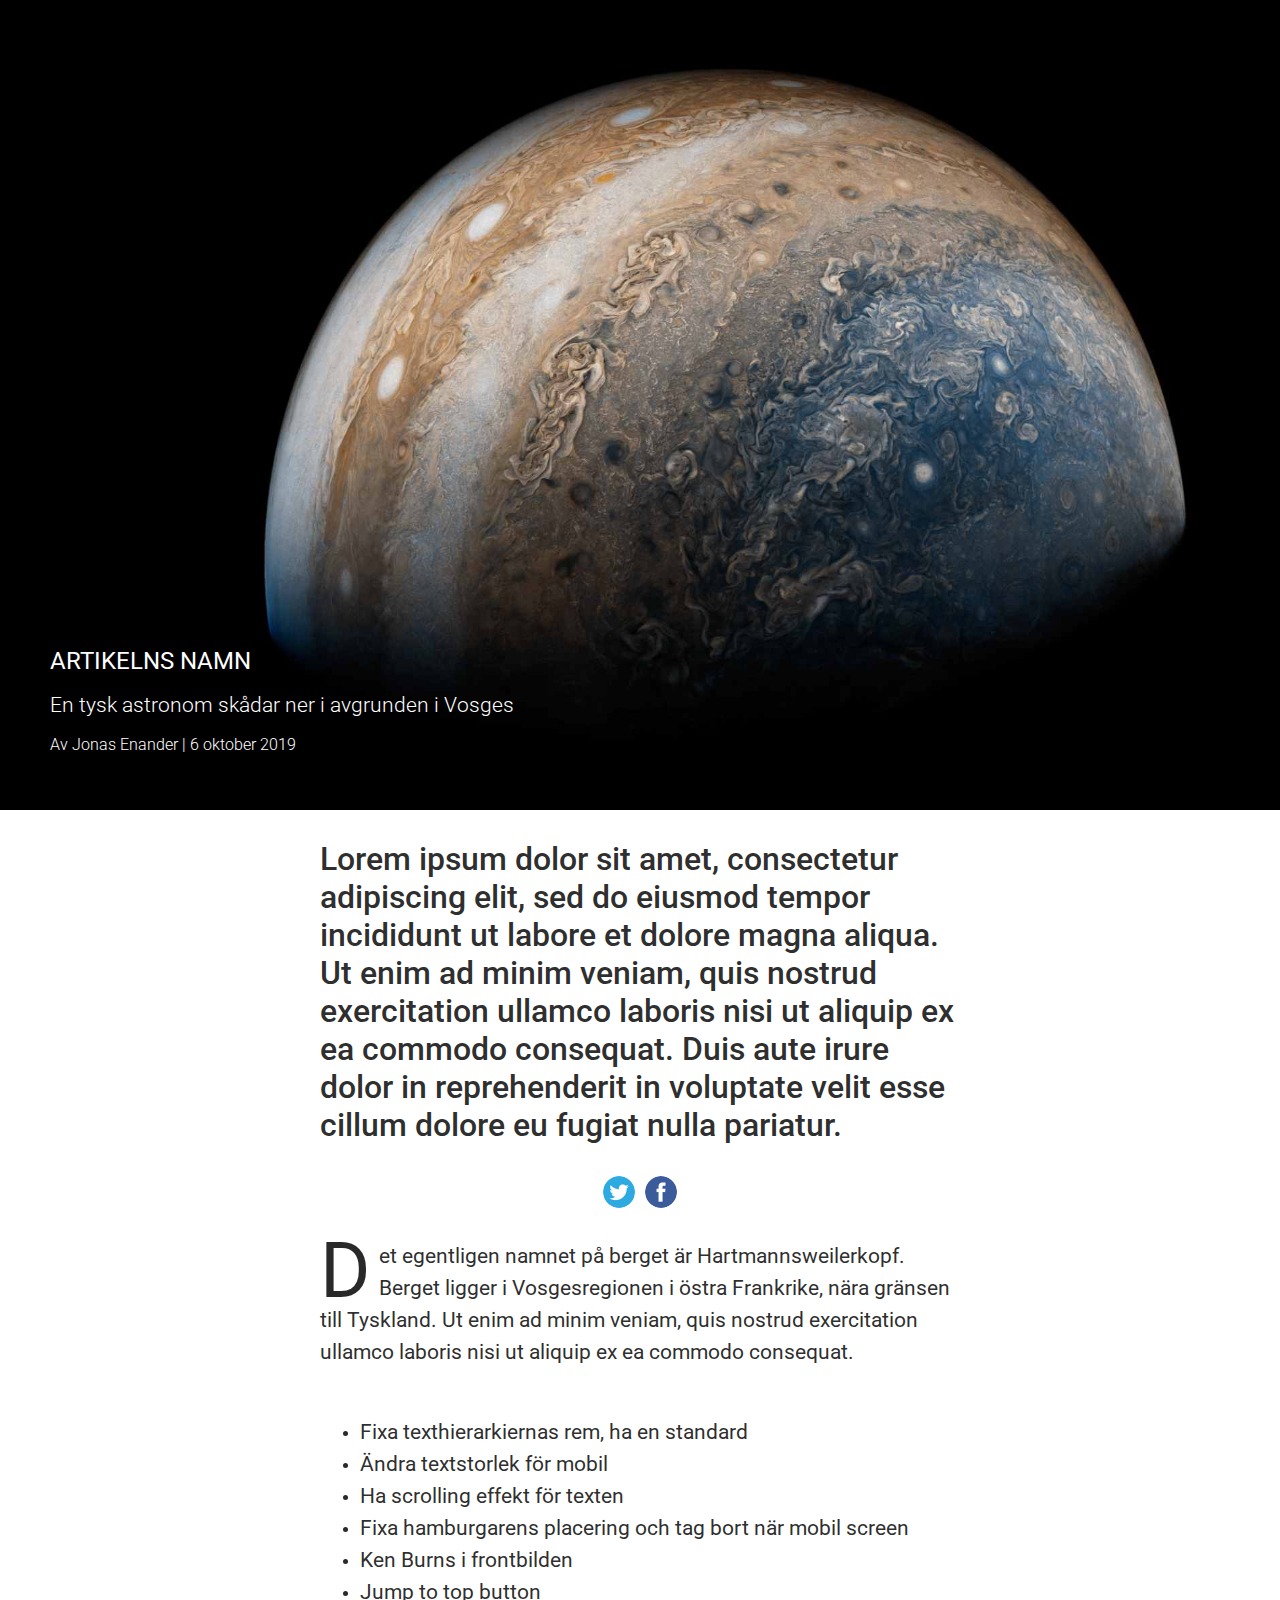
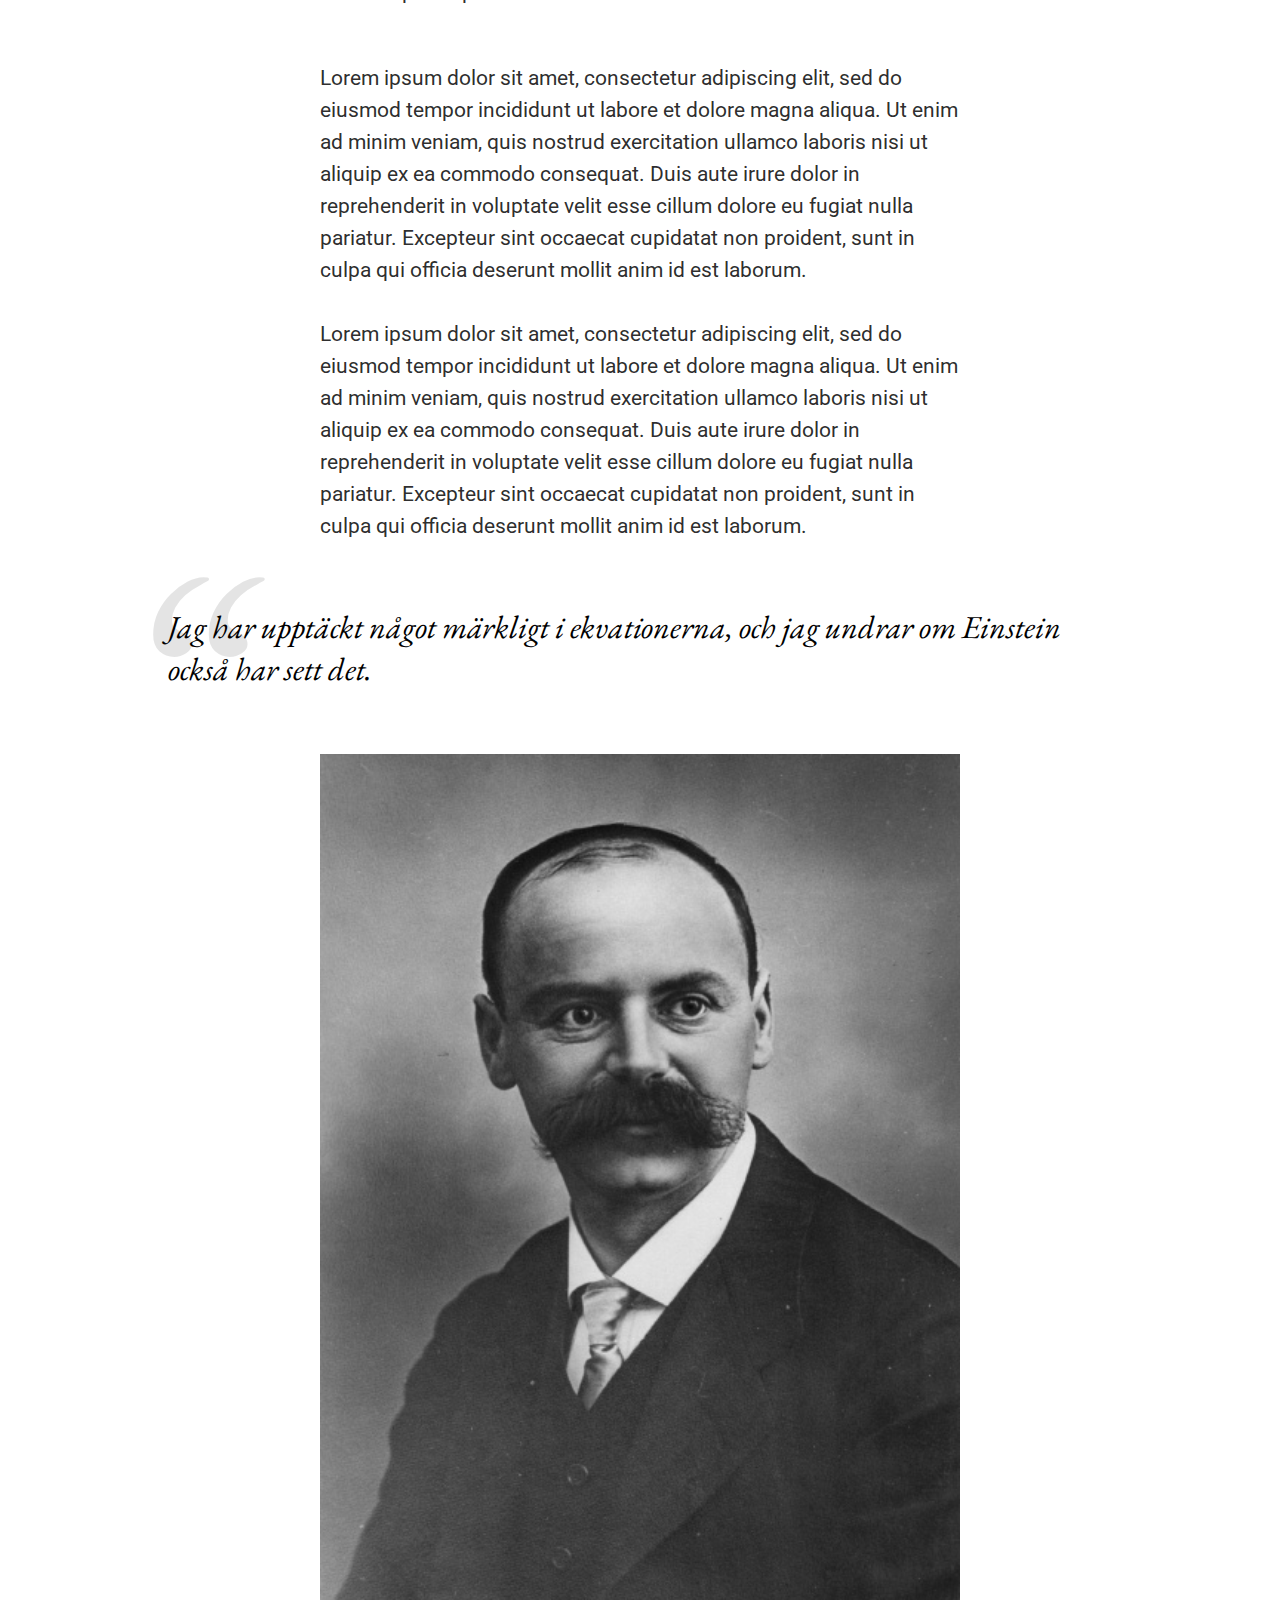
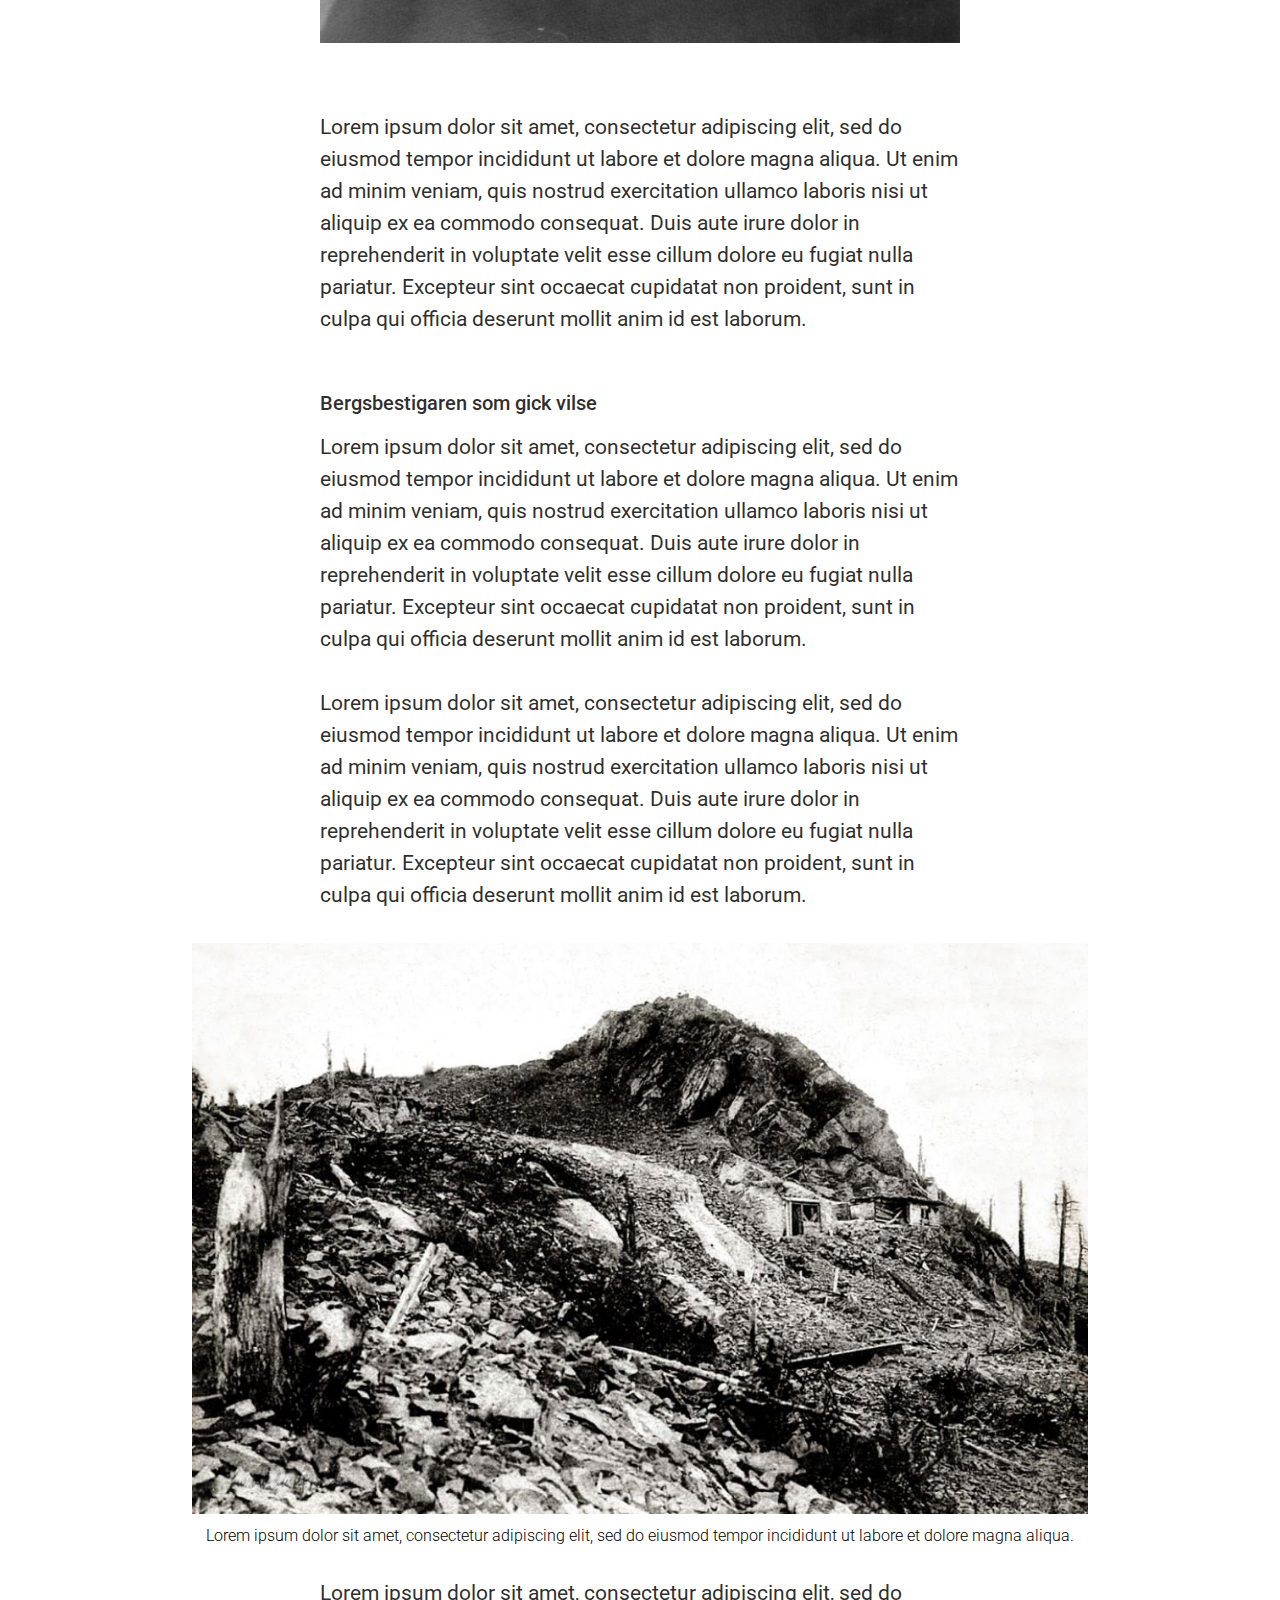
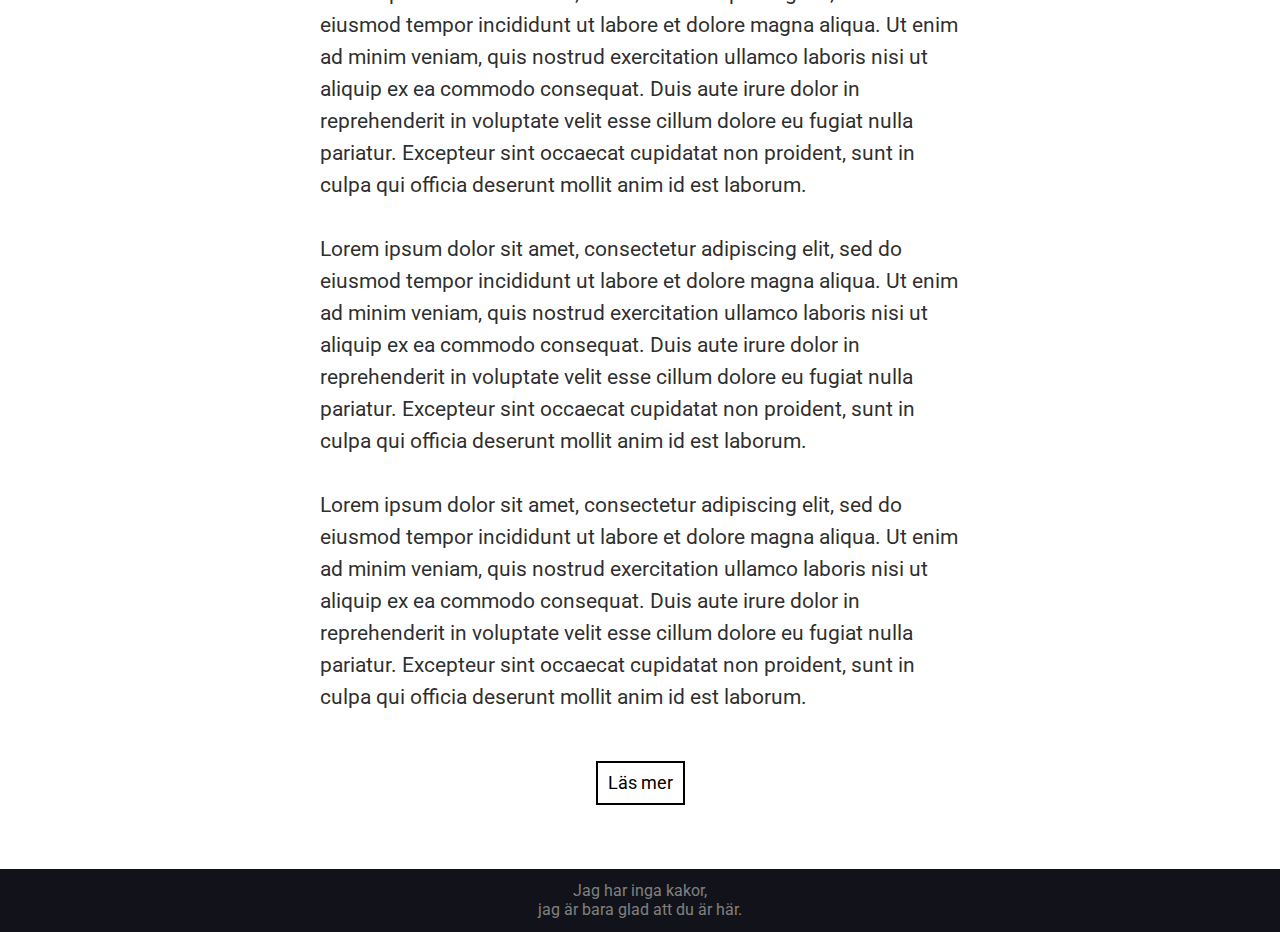
<file: article.html>
<!DOCTYPE html>
<html lang="en">

<head>

  <title>Artikel template</title>
  <meta charset="utf-8">
  <meta name="viewport" content="width=device-width, initial-scale=1">


  <link rel="stylesheet" type="text/css" href="article.css">
  <link rel="stylesheet" type="text/css" href="menu.css">
  <link rel="stylesheet" type="text/css" href="footer.css">

  <link href="https://fonts.googleapis.com/css?family=Monofett&display=swap" rel="stylesheet">
  <link href="https://fonts.googleapis.com/css?family=Roboto:100,300,400,500,700&display=swap" rel="stylesheet">

  <link
    href="https://fonts.googleapis.com/css?family=EB+Garamond:400,400i,500,500i,600,600i,700,700i,800,800i&display=swap"
    rel="stylesheet">

  <script src="src/about.js"></script>
  <script src="src/article-click.js"></script>
  <script src="src/menu.js"></script>

  <style>
    .article-header-img {
      /* position: relative; */
      /* background: linear-gradient(to bottom, rgba(0, 0, 0, 0) 20%, rgba(0, 0, 0, 1)), url('images/Jupiter.jpg'); */
      background-image: url('images/Jupiter.jpg');
      /* height: 100vw; */
      /* width: 100%; */
      padding-top: 90vh;
      background-size: cover;
      background-position: center;
      background-attachment: absolute;
      background-repeat: no-repeat;
      transform: scaleX(-1);
    }

    /* Something not right with padding-top */
  </style>
</head>

<body>

  <!-- Att göra: 
fixa twitter-loggan, 
kolla allt i stor size, 
fixa bilder, 
responsive header, 
gör headern snyggare -->
  <div id="header">
    <div class="float-right">
      <div class="hamburger" onclick="clickMenu(this)">
        <div class="bar1"></div>
        <div class="bar2"></div>
        <div class="bar3"></div>
      </div>
    </div>
  </div>



  <div id="about-screen-position">
    <div id="about-screen">
      <div class="about-text">
        <!-- <p style="color: white">Vad är skillnaden mellan kosmologi och astrofysik?</p>
        <p>
          Kosmologer studerar universum som helhet, medan astrofysiker studerar objekt i universum. Jag är mer
          kosmolog än astrofysiker.
          <br><br>
          Jag disputerade vid Stockholms Universitet 2015, och har arbetat som teleskopassistent vid det svenska
          solteleskopet i La Palma och konstruerat ett observatorium på Sydpolen.
          <br><br>
          Här skriver jag om mina tankar kring natur och vetenskap, och berättar om arbetet med en bok om svarta
          hål.
          <br><br>
        </p> -->
        <ul>
          <a href="index.html">
            <li class="list-item">Hem</li>
          </a>
          <li class="list-item">Om</li>
          <li class="list-item">Kontakt</li>
          <li class="list-item">Foton</li>

        </ul>
      </div>
    </div>
  </div>


  <section id="cover">
    <div class="article-header">
      <div class="article-header-img">

      </div>
      <div class="article-header-text">
        <h1>Artikelns namn</h1>
        <h2>En tysk astronom skådar ner i avgrunden i Vosges</h2>
        <h3>Av Jonas Enander | 6 oktober 2019</h3>
      </div>

    </div>
  </section>
  <!-- <div class="main-header">
    <div class="main-header-links">
      <button onclick="about()" class="button" id="about-button">?</button>
    </div>
  </div> -->
  <section class="main-text">

    <div class="ingress">
      Lorem ipsum dolor sit amet, consectetur adipiscing elit, sed do eiusmod tempor incididunt ut labore et dolore
      magna
      aliqua. Ut enim ad minim veniam, quis nostrud exercitation ullamco laboris nisi ut aliquip ex ea commodo
      consequat. Duis
      aute irure dolor in reprehenderit in voluptate velit esse cillum dolore eu fugiat nulla pariatur.
      <div id="share-buttons">
        <div class="share-button">
          <a href="https://twitter.com/share?url=dodensberg.html" target="_blank">
            <img src="images/twitter.png" alt="Twitter" />
          </a>
        </div>
        <div class="share-button">
          <a href="http://www.facebook.com/sharer.php?u=dodensberg.html" target="_blank">
            <img src="images/facebook.png" alt="Facebook" />
          </a>
        </div>
      </div>

    </div>

    <div class="article-text">
      <p>
        <span class="first-character">D</span>et egentligen namnet på berget är Hartmannsweilerkopf. Berget ligger i
        Vosgesregionen i östra Frankrike, nära
        gränsen till Tyskland.
        Ut enim ad minim veniam, quis nostrud exercitation ullamco laboris nisi ut aliquip ex
        ea commodo consequat.
        <br><br>
        <ul>
          <li>
            <p>Fixa texthierarkiernas rem, ha en standard</p>
          </li>
          <li>
            <p>Ändra textstorlek för mobil</p>
          </li>
          <li>
            <p>Ha scrolling effekt för texten</p>
          </li>
          <li>
            <p>Fixa hamburgarens placering och tag bort när mobil screen</p>
          </li>
          <li>
            <p>Ken Burns i frontbilden</p>
          </li>
          <li>
            <p>Jump to top button</p>
          </li>
        </ul>
        <br><br>
        <p>
          Lorem ipsum dolor sit amet, consectetur adipiscing elit, sed do eiusmod
          tempor incididunt ut labore et
          dolore magna aliqua. Ut enim ad minim veniam, quis nostrud exercitation ullamco laboris nisi ut aliquip ex
          ea commodo consequat. Duis aute irure dolor in reprehenderit in voluptate velit esse cillum dolore eu fugiat
          nulla pariatur. Excepteur sint occaecat cupidatat non proident, sunt in culpa qui officia deserunt mollit
          anim id est laborum.
          <br><br>
          Lorem ipsum dolor sit amet, consectetur adipiscing elit, sed do eiusmod tempor incididunt ut labore et
          dolore magna aliqua. Ut enim ad minim veniam, quis nostrud exercitation ullamco laboris nisi ut aliquip ex
          ea commodo consequat. Duis aute irure dolor in reprehenderit in voluptate velit esse cillum dolore eu fugiat
          nulla pariatur. Excepteur sint occaecat cupidatat non proident, sunt in culpa qui officia deserunt mollit
          anim id est laborum.
          <br><br>
        </p>

    </div>
  </section>
  <div class="quote">
    <blockquote>Jag har upptäckt något märkligt
      i ekvationerna, och jag undrar om Einstein
      också
      har sett
      det.
      <!-- <cite>Karl Schwarzschild i ett brev till sin fru Elsa från sjukhuset.</cite> -->
    </blockquote>
  </div>

  <div class="normal-image">
    <img src='images/Schwarzschild_portrait.jpg' width=100%>

  </div>

  <!-- <div class="image-grid">
    <div class="image-grid-left">
      <img src='images/Schwarzschild_portrait.jpg' width=100%>
    </div>
    <div class="image-grid-right">
      <blockquote>Jag har upptäckt något märkligt
        i ekvationerna, och jag undrar om Einstein
        också
        har sett
        det.
        <cite>Karl Schwarzschild i ett brev till sin fru Elsa från sjukhuset.</cite>
      </blockquote>
    </div>
  </div> -->

  <section class="main-text">
    <div class="ingress"></div>
    <div class="article-text">
      <p>Lorem ipsum dolor sit amet, consectetur adipiscing elit, sed do eiusmod
        tempor incididunt ut labore et
        dolore magna aliqua. Ut enim ad minim veniam, quis nostrud exercitation ullamco laboris nisi ut aliquip ex
        ea commodo consequat. Duis aute irure dolor in reprehenderit in voluptate velit esse cillum dolore eu
        fugiat
        nulla pariatur. Excepteur sint occaecat cupidatat non proident, sunt in culpa qui officia deserunt mollit
        anim id est laborum.
      </p>
    </div>
  </section>

  <section class="main-text">
    <div class="paragraph-header">
      Bergsbestigaren som gick vilse
    </div>
    <div class="article-text">
      <p>Lorem ipsum dolor sit amet, consectetur adipiscing elit, sed do eiusmod tempor incididunt ut labore et
        dolore magna aliqua. Ut enim ad minim veniam, quis nostrud exercitation ullamco laboris nisi ut aliquip ex
        ea commodo consequat. Duis aute irure dolor in reprehenderit in voluptate velit esse cillum dolore eu
        fugiat
        nulla pariatur. Excepteur sint occaecat cupidatat non proident, sunt in culpa qui officia deserunt mollit
        anim id est laborum.
        <br><br>
        Lorem ipsum dolor sit amet, consectetur adipiscing elit, sed do eiusmod tempor incididunt ut labore et
        dolore magna aliqua. Ut enim ad minim veniam, quis nostrud exercitation ullamco laboris nisi ut aliquip ex
        ea commodo consequat. Duis aute irure dolor in reprehenderit in voluptate velit esse cillum dolore eu
        fugiat
        nulla pariatur. Excepteur sint occaecat cupidatat non proident, sunt in culpa qui officia deserunt mollit
        anim id est laborum.
      </p>
    </div>
  </section>

  <div class="full-image">
    <img src="images/storchennest-feste-ratz.jpg" width=100%>
    <div class="image-caption">
      Lorem ipsum dolor sit amet, consectetur adipiscing elit, sed do eiusmod tempor incididunt ut labore et
      dolore magna aliqua.
    </div>
  </div>

  <section class="main-text">

    <div class="article-text">
      <p>Lorem ipsum dolor sit amet, consectetur adipiscing elit, sed do eiusmod
        tempor incididunt ut labore et
        dolore magna aliqua. Ut enim ad minim veniam, quis nostrud exercitation ullamco laboris nisi ut aliquip ex
        ea commodo consequat. Duis aute irure dolor in reprehenderit in voluptate velit esse cillum dolore eu
        fugiat
        nulla pariatur. Excepteur sint occaecat cupidatat non proident, sunt in culpa qui officia deserunt mollit
        anim id est laborum.
        <br><br>
        Lorem ipsum dolor sit amet, consectetur adipiscing elit, sed do eiusmod tempor incididunt ut labore et
        dolore magna aliqua. Ut enim ad minim veniam, quis nostrud exercitation ullamco laboris nisi ut aliquip ex
        ea commodo consequat. Duis aute irure dolor in reprehenderit in voluptate velit esse cillum dolore eu
        fugiat
        nulla pariatur. Excepteur sint occaecat cupidatat non proident, sunt in culpa qui officia deserunt mollit
        anim id est laborum.
        <br><br>
        Lorem ipsum dolor sit amet, consectetur adipiscing elit, sed do eiusmod tempor incididunt ut labore et
        dolore magna aliqua. Ut enim ad minim veniam, quis nostrud exercitation ullamco laboris nisi ut aliquip ex
        ea commodo consequat. Duis aute irure dolor in reprehenderit in voluptate velit esse cillum dolore eu
        fugiat
        nulla pariatur. Excepteur sint occaecat cupidatat non proident, sunt in culpa qui officia deserunt mollit
        anim id est laborum.
      </p>
    </div>
  </section>

  <div class="float-middle">
    <div class="read-more">
      <a class="read-more-button" href="index.html" rel="nofollow noopener">
        Läs mer</a>
    </div>
  </div>

  <footer class="footer">
    Jag har inga kakor,<br> jag är bara glad att du är här.
  </footer>

</body>

</html>
</file>
<file: article.css>
* {
box-sizing: border-box;
}

body {
  margin: 0;
  background-color: white;
}

#cover {
  position: relative;
  margin-bottom: 30px;
}


.article-header {
  position: relative;
}

.article-header-text {
  position: absolute;
  bottom: 5%;
  left: 50px;
  color: white;
  text-align: left;
  font-family: 'Roboto';
  margin: 0;
  padding: 0;
}

.article-header-text h1 {
  font-size: 1.5rem;
  font-weight: 400;
  margin: 0;
  line-height: 30px;
  text-transform: uppercase;
}

.article-header-text h2 {
  font-size: 1.3rem;
  font-weight: 300;
  /* line-height: 24px; */
}

.article-header-text h3 {
  font-size: 1rem;
  font-weight: 300;
}


.main-text {
  width: 640px;
  margin: auto;
  /* font-family: 'Roboto'; */
  font-family: -apple-system, Segoe UI, Roboto, Noto Sans, Ubuntu, Cantarell, Helvetica Neue;
  /* color: black; */
  color: rgba(0,0,0,0.84);
}

.ingress {
  font-weight: 500;
  font-size: 2rem;
  margin-bottom: 2rem;
}

#share-buttons {
  margin-top: 2rem;
  display: flex;
  justify-content: center;
}



#share-buttons a {
  text-decoration: none;
  display: flex;
  margin: 0;
  border-radius:50%;
  /* border: 1px solid black; */
}

#share-buttons img {
  width: 2rem;
  margin: 0;
  padding: 0;
  border-radius: 50%;
  /* border: 1px solid black; */
}

.share-button {
  margin: 0;
  padding: 0;
  width: 32px;
  border-radius: 50%;
  display: flex;
  margin-right: 0.3rem;
  margin-left: 0.3rem;
  -webkit-transition: 0.3s ease-in-out;
  transition: 0.3s ease-in-out;
    filter: brightness(100%);

}

.share-button:hover {
  filter: brightness(120%);
  /* filter: saturate(40%); */
}

.article-text {
  /* font-family: 'Roboto'; */
  font-family: -apple-system, Segoe UI, Roboto, Noto Sans, Ubuntu, Cantarell, Helvetica Neue;
}

p { 
  font-size: 1.3rem;
  font-weight: 400;
  margin: 0;
  line-height: 2rem; 
}

.first-character {
  float: left;
  font-size: 4.8rem;
  line-height: 3rem;
  padding-top: 7px;
  padding-right: 8px;
}

.paragraph-header {
  font-family: 'Roboto';
  font-size: 1.25rem;
  font-weight: 500;
  padding-top: 3.5rem;
  padding-bottom: 1rem;
  text-align: left;
}

.full-image {
  position: relative;
  width: 70%;
  min-width: 720px;
  margin: auto;
  padding-bottom: 2rem;
  padding-top: 2rem;
}

.normal-image {
  width: 640px;
  margin: auto;
  padding-bottom: 2rem;
  padding-top: 2rem;
}

.image-caption {
  padding-top: 0.5rem;
  font-family: 'Roboto';
  font-weight: 300;
  width: 100%;
  margin: auto;
  font-size: 1rem;
  text-align: center;
}


.image-grid {
  display: grid;
  grid-template-columns: 30rem auto; 
  height: 400px;
} 


  .image-grid-left {
    overflow: hidden;
  }

  .image-grid-left img {
    width: 100%;
  }

  .image-grid-right {
    display: flex;
    align-items: center; 
    text-align: left;
    background-color: #12131A;
    color: white;
    font-family: 'EB Garamond', serif;
    font-size: 2.5rem;
    font-style: italic;
    padding-left: 3rem;
    padding-right: 3rem;
    /* position: relative; */
  }

.quote {
  position: relative;
  width: 80%;
  margin: auto;
}

blockquote {
    font-family: "EB Garamond", serif;
    font-size: 2rem;
    font-style: italic;
}

blockquote:before { 
  content: open-quote;
  font-size: 20rem;
  line-height: 0;
  opacity: 0.1; 
  position: absolute;
  top: 80px;
  left: -20px;
}

blockquote cite {
    font-size: 1.5rem;
    /* font-family: 'Roboto'; */
    font-style: normal;
    display: block;
    margin-top: 1rem;
    margin-left: 10rem;
}

blockquote cite:before {
    content: "\2014 \2009";
}


.float-middle {
  display: flex;
  justify-content: center;
}
.read-more {
  font-family: 'Roboto';
  text-align: center;
  color: black;
  margin-top: 3rem;
  margin-bottom: 3rem;
  -webkit-transition: 0.3s ease-in-out;
  transition: 0.3s ease-in-out;
}


.read-more a {
  color: black;
  text-decoration: none;
  color:inherit;
  background: #ffffff;
  padding: 10px;
  border: 2px solid black;
  display: inline-block;
  transition: all 0.4s ease 0s;
  -webkit-transition: all 0.4s ease 0s;
  font-size: 1.1rem;
  font-weight: 400;
}

.read-more:hover a {
  color: #ffffff;
  background: black;
  border-color: black;
  transition: all 0.4s ease 0s;
}



@media (max-width: 720px) {

.main-text {
  width: 90%;
  margin: auto;
}

.full-image {
  width: 100%;
  min-width: 0;
}

.normal-image {
  width: 100%;
  min-width: 0;
}

  .image-grid {
    display: grid;
    /* grid-template-columns: 380px minmax(200px, auto); */
    grid-template-columns: auto 61.8%;
    /* grid-template-rows: 380px; */
    grid-template-areas: "image text";
    margin-top: 2rem;
    margin-bottom: 3rem;
  }

  .image-grid-left {
    grid-area: image;
    overflow: hidden;
  }

  .image-grid-left img {
  width: auto;
  min-width: 0;
  }

  .image-grid-right {
    display: flex;
    align-items: center; 
    grid-area: text;
    text-align: left;
    background-color: #12131A;
    color: white;
    font-family: 'EB Garamond', serif;
    font-size: 2.5rem;
    font-style: italic;
    padding-left: 3rem;
    padding-right: 3rem;
    position: relative;
  }

blockquote {
    font-family: "EB Garamond", serif;
        /* margin: auto; */
/* quotes: "\201C""\201D""\2018""\2019"; */
}

blockquote:before { 
}

blockquote cite {
    font-size: 1.5rem;
    /* font-family: 'Roboto'; */
    font-style: normal;
    display: block;
    margin-top: 1rem;
    margin-left: 10rem;
}

blockquote cite:before {
    content: "\2014 \2009";
}

}


@media (max-width: 640px) {
  
  
  .first-character {
    font-size: 4.1rem;
    line-height: 2.6rem;
    padding-top: 7px;
    padding-right: 8px;
  }

  .normal-image {
    width: 100vw;
    padding: 0;
  }

  .full-image {
    width: 100vw;
  }

  blockquote {
    font-weight: 500;
  }

  .article-header-text {
    position: absolute;
    bottom: 0%;
    left: 5%;
    /* width: 90%; */
    text-align: left;
  }

  .ingress {
    font-size: 1.5rem;
  }

  p { 
    font-size: 1.35rem;
    font-weight: 300;
    margin: 0;
    line-height: 1.8rem; 
  }

  .image-caption {
    width: 90%;
    font-size: 1rem;
  }
}
</file>
<file: menu.css>
/* HAMBURGER MENU */

#header {
    /* margin: 0 auto; */
    position: relative;
    /* width:95vw; */
    margin-right: 75px;
}
.float-right {
    float: right;
    /* margin-right: -50px; */
}

.hamburger {
  display: inline-block;
  cursor: pointer;
  background-color: rgba(255, 255, 255, 0);
  position: fixed;
  z-index: 100;
  margin-top: 20px;
}

.bar1, .bar2, .bar3 {
  width: 35px;
  height: 5px;
  background-color: black;
  margin: 6px 0;
  transition: 0.4s;
  opacity: 1;
}

/* Rotate first bar */
.change .bar1 {
  -webkit-transform: rotate(-45deg) translate(-9px, 6px) ;
  transform: rotate(-45deg) translate(-9px, 6px) ;
  /* background-color: white; */
}

/* Fade out the second bar */
.change .bar2 {
  opacity: 0;
}

/* Rotate last bar */
.change .bar3 {
  -webkit-transform: rotate(45deg) translate(-8px, -8px) ;
  transform: rotate(45deg) translate(-8px, -8px) ;
  /* background-color: white; */

}

/* SCREEN */

#about-screen-position {
  position: absolute; 
  top: 0; 
  right: 0; 
  width: 0px;
  padding: 0;
  transition: right 0.2s ease-out;
  -webkit-transition: right 0.2s ease-in-out;

}

#about-screen {
  position: fixed;
  z-index: 10;
  background-color: white;
  /* box-shadow: -10px 0px 1px 0.5px #aaaaaa; */
  border-left: 1px solid grey;
  width: 100%;
  height: 100%;
  opacity: 0.95;
}

.about-text {
  font-family: 'Roboto', sans-serif;
  font-size: 1.3rem;   
  font-weight: 300;
  color: black;
  margin-top: 90px;
  text-align: left;
  text-transform: lowercase;
}

.about-text ul {
  padding: 0;
}

.about-text a {
  text-decoration: none;
  color: inherit;
}

.list-item {
  list-style-type:none;
  width: 100%;
  padding: 1rem;
  padding-left: 4rem;
  transition:  0.3s ease-in-out;
  -webkit-transition:  0.3s ease-in-out;
  cursor: pointer;
  opacity: 0.84;
  /* filter: brightness(30%); */

}

.list-item:hover {
  /* background-color: rgba(0, 0, 0, 0.03); */
  opacity: 0.6;
  color: burlywood;
  /* filter: brightness(5); */
}
</file>
<file: footer.css>
.footer {
    background-color: #12131A;
    color: grey;
    font-family: 'Roboto', sans-serif;
    font-size: 1rem;
    font-style: bold;
    text-align: center;
    width: 100%;
    padding: 0.8rem;
    margin-top: 1rem;
}
</file>
